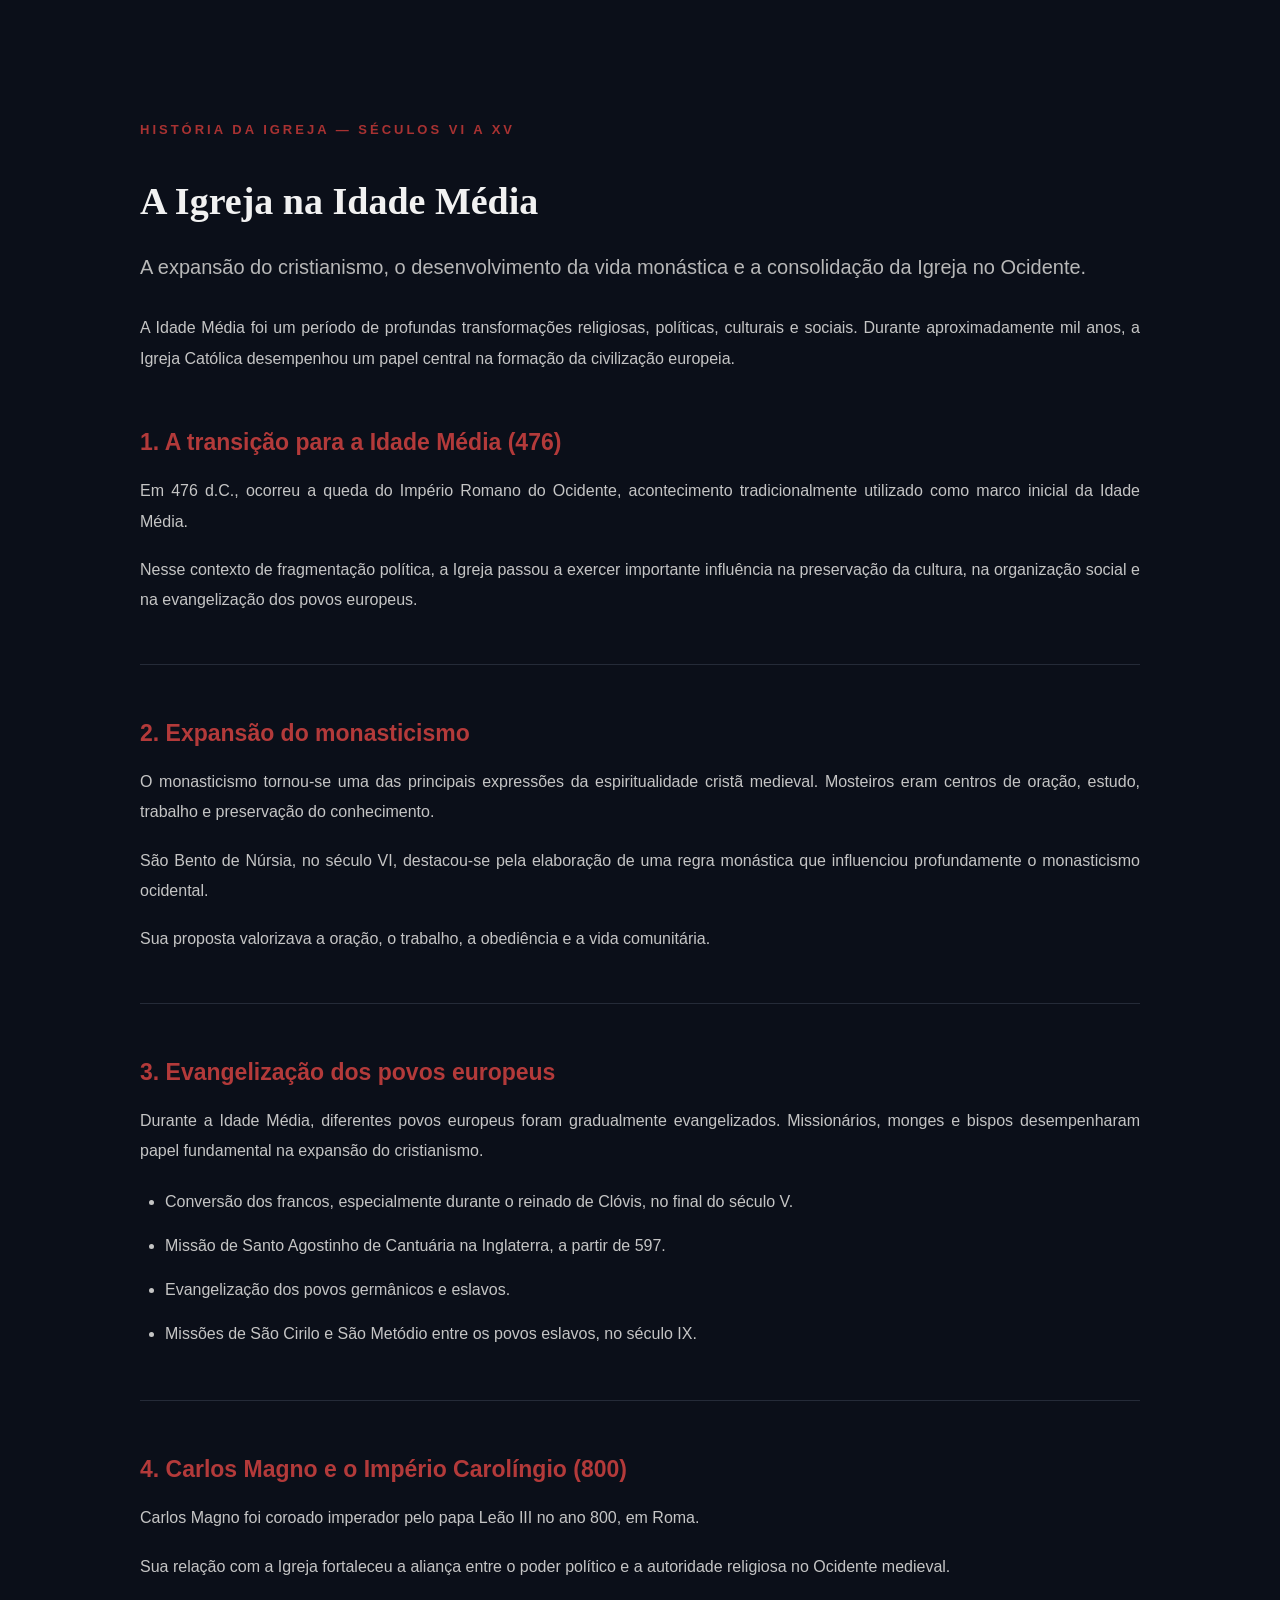
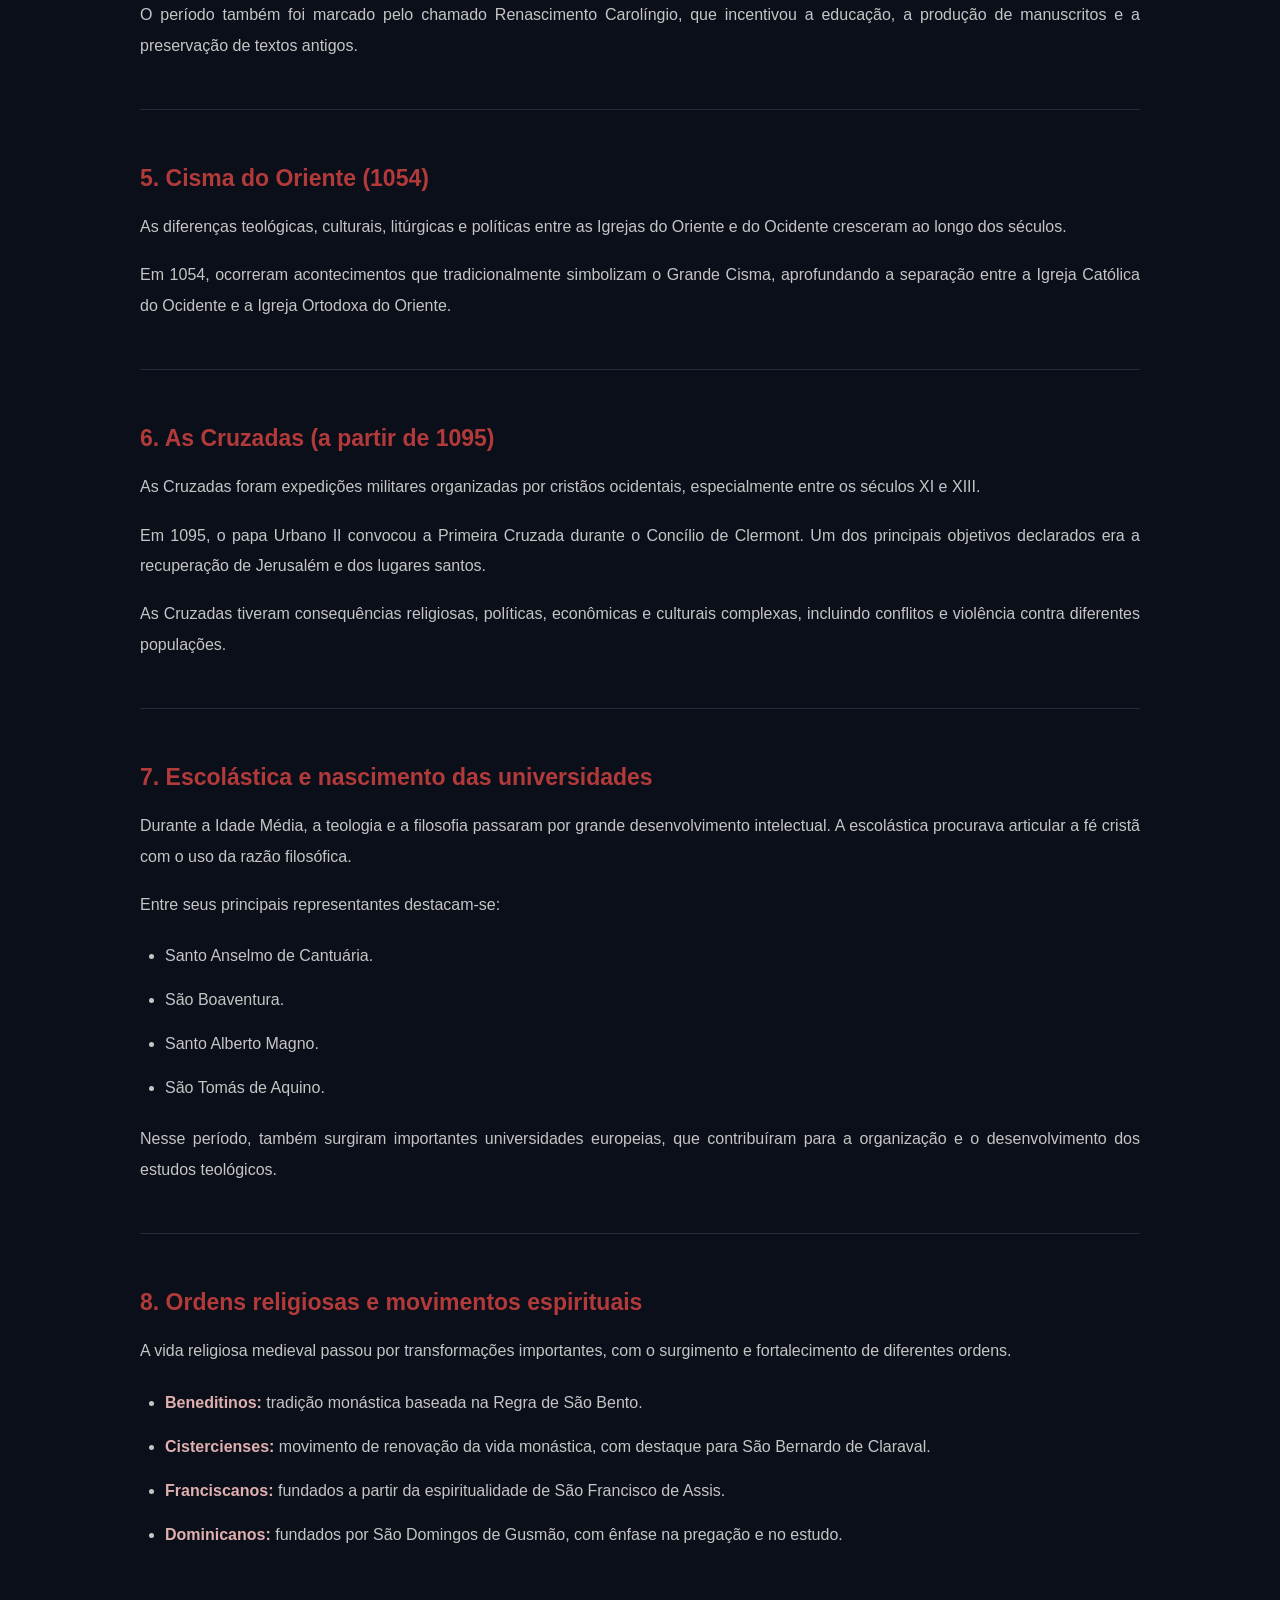
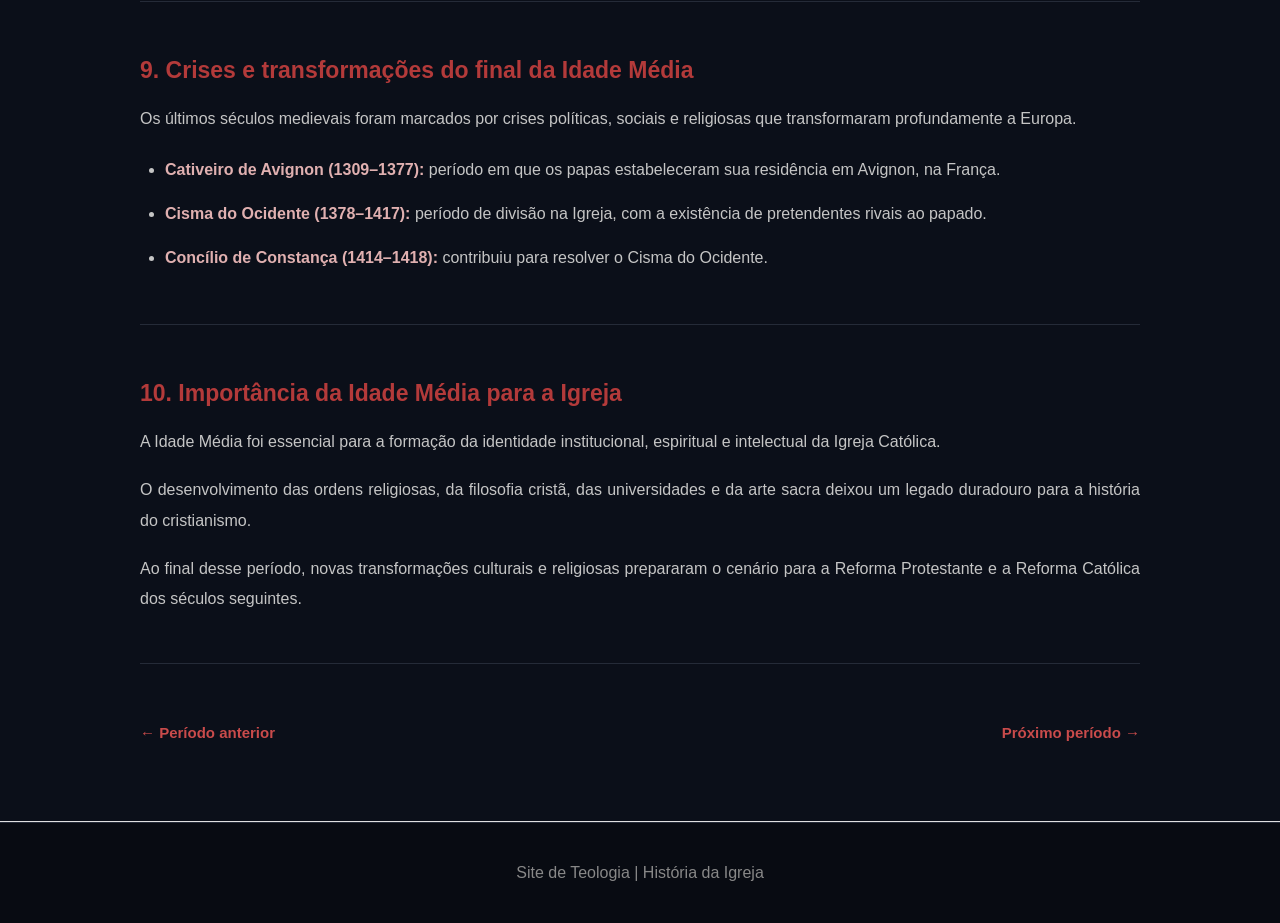
<file: idade-media.html>
<!DOCTYPE html>
<html lang="pt-BR">
<head>
    <meta charset="UTF-8">
    <meta name="viewport" content="width=device-width, initial-scale=1.0">

    <title>Igreja na Idade Média | Teologia</title>

    <link rel="stylesheet" href="style.css">
</head>

<body>

    <main>

        <section class="pagina-historia">

            <div class="historia-container">

                <span class="historia-periodo">
                    HISTÓRIA DA IGREJA — SÉCULOS VI A XV
                </span>

                <h1>
                    A Igreja na Idade Média
                </h1>

                <h2>
                    A expansão do cristianismo, o desenvolvimento
                    da vida monástica e a consolidação da Igreja no Ocidente.
                </h2>

                <p>
                    A Idade Média foi um período de profundas
                    transformações religiosas, políticas, culturais
                    e sociais. Durante aproximadamente mil anos,
                    a Igreja Católica desempenhou um papel central
                    na formação da civilização europeia.
                </p>

                <!-- 1. QUEDA DE ROMA -->
                <article class="historia-topico">

                    <h2>1. A transição para a Idade Média (476)</h2>

                    <p>
                        Em 476 d.C., ocorreu a queda do Império Romano
                        do Ocidente, acontecimento tradicionalmente
                        utilizado como marco inicial da Idade Média.
                    </p>

                    <p>
                        Nesse contexto de fragmentação política,
                        a Igreja passou a exercer importante influência
                        na preservação da cultura, na organização social
                        e na evangelização dos povos europeus.
                    </p>

                </article>

                <!-- 2. MONASTICISMO -->
                <article class="historia-topico">

                    <h2>2. Expansão do monasticismo</h2>

                    <p>
                        O monasticismo tornou-se uma das principais
                        expressões da espiritualidade cristã medieval.
                        Mosteiros eram centros de oração, estudo,
                        trabalho e preservação do conhecimento.
                    </p>

                    <p>
                        São Bento de Núrsia, no século VI, destacou-se
                        pela elaboração de uma regra monástica que
                        influenciou profundamente o monasticismo
                        ocidental.
                    </p>

                    <p>
                        Sua proposta valorizava a oração, o trabalho,
                        a obediência e a vida comunitária.
                    </p>

                </article>

                <!-- 3. EVANGELIZAÇÃO -->
                <article class="historia-topico">

                    <h2>3. Evangelização dos povos europeus</h2>

                    <p>
                        Durante a Idade Média, diferentes povos
                        europeus foram gradualmente evangelizados.
                        Missionários, monges e bispos desempenharam
                        papel fundamental na expansão do cristianismo.
                    </p>

                    <ul>
                        <li>
                            Conversão dos francos, especialmente
                            durante o reinado de Clóvis, no final
                            do século V.
                        </li>

                        <li>
                            Missão de Santo Agostinho de Cantuária
                            na Inglaterra, a partir de 597.
                        </li>

                        <li>
                            Evangelização dos povos germânicos
                            e eslavos.
                        </li>

                        <li>
                            Missões de São Cirilo e São Metódio
                            entre os povos eslavos, no século IX.
                        </li>
                    </ul>

                </article>

                <!-- 4. CARLOS MAGNO -->
                <article class="historia-topico">

                    <h2>4. Carlos Magno e o Império Carolíngio (800)</h2>

                    <p>
                        Carlos Magno foi coroado imperador pelo papa
                        Leão III no ano 800, em Roma.
                    </p>

                    <p>
                        Sua relação com a Igreja fortaleceu a aliança
                        entre o poder político e a autoridade religiosa
                        no Ocidente medieval.
                    </p>

                    <p>
                        O período também foi marcado pelo chamado
                        Renascimento Carolíngio, que incentivou
                        a educação, a produção de manuscritos
                        e a preservação de textos antigos.
                    </p>

                </article>

                <!-- 5. CISMA DO ORIENTE -->
                <article class="historia-topico">

                    <h2>5. Cisma do Oriente (1054)</h2>

                    <p>
                        As diferenças teológicas, culturais,
                        litúrgicas e políticas entre as Igrejas
                        do Oriente e do Ocidente cresceram ao longo
                        dos séculos.
                    </p>

                    <p>
                        Em 1054, ocorreram acontecimentos que
                        tradicionalmente simbolizam o Grande Cisma,
                        aprofundando a separação entre a Igreja
                        Católica do Ocidente e a Igreja Ortodoxa
                        do Oriente.
                    </p>

                </article>

                <!-- 6. CRUZADAS -->
                <article class="historia-topico">

                    <h2>6. As Cruzadas (a partir de 1095)</h2>

                    <p>
                        As Cruzadas foram expedições militares
                        organizadas por cristãos ocidentais,
                        especialmente entre os séculos XI e XIII.
                    </p>

                    <p>
                        Em 1095, o papa Urbano II convocou a Primeira
                        Cruzada durante o Concílio de Clermont.
                        Um dos principais objetivos declarados
                        era a recuperação de Jerusalém e dos
                        lugares santos.
                    </p>

                    <p>
                        As Cruzadas tiveram consequências religiosas,
                        políticas, econômicas e culturais complexas,
                        incluindo conflitos e violência contra
                        diferentes populações.
                    </p>

                </article>

                <!-- 7. UNIVERSIDADES E ESCOLÁSTICA -->
                <article class="historia-topico">

                    <h2>7. Escolástica e nascimento das universidades</h2>

                    <p>
                        Durante a Idade Média, a teologia e a filosofia
                        passaram por grande desenvolvimento intelectual.
                        A escolástica procurava articular a fé cristã
                        com o uso da razão filosófica.
                    </p>

                    <p>
                        Entre seus principais representantes
                        destacam-se:
                    </p>

                    <ul>
                        <li>Santo Anselmo de Cantuária.</li>
                        <li>São Boaventura.</li>
                        <li>Santo Alberto Magno.</li>
                        <li>São Tomás de Aquino.</li>
                    </ul>

                    <p>
                        Nesse período, também surgiram importantes
                        universidades europeias, que contribuíram
                        para a organização e o desenvolvimento
                        dos estudos teológicos.
                    </p>

                </article>

                <!-- 8. ORDENS RELIGIOSAS -->
                <article class="historia-topico">

                    <h2>8. Ordens religiosas e movimentos espirituais</h2>

                    <p>
                        A vida religiosa medieval passou por
                        transformações importantes, com o surgimento
                        e fortalecimento de diferentes ordens.
                    </p>

                    <ul>
                        <li>
                            <strong>Beneditinos:</strong>
                            tradição monástica baseada na Regra
                            de São Bento.
                        </li>

                        <li>
                            <strong>Cistercienses:</strong>
                            movimento de renovação da vida monástica,
                            com destaque para São Bernardo de Claraval.
                        </li>

                        <li>
                            <strong>Franciscanos:</strong>
                            fundados a partir da espiritualidade
                            de São Francisco de Assis.
                        </li>

                        <li>
                            <strong>Dominicanos:</strong>
                            fundados por São Domingos de Gusmão,
                            com ênfase na pregação e no estudo.
                        </li>
                    </ul>

                </article>

                <!-- 9. CRISES DO FINAL DA IDADE MÉDIA -->
                <article class="historia-topico">

                    <h2>9. Crises e transformações do final da Idade Média</h2>

                    <p>
                        Os últimos séculos medievais foram marcados
                        por crises políticas, sociais e religiosas
                        que transformaram profundamente a Europa.
                    </p>

                    <ul>
                        <li>
                            <strong>Cativeiro de Avignon (1309–1377):</strong>
                            período em que os papas estabeleceram
                            sua residência em Avignon, na França.
                        </li>

                        <li>
                            <strong>Cisma do Ocidente (1378–1417):</strong>
                            período de divisão na Igreja, com
                            a existência de pretendentes rivais
                            ao papado.
                        </li>

                        <li>
                            <strong>Concílio de Constança (1414–1418):</strong>
                            contribuiu para resolver o Cisma
                            do Ocidente.
                        </li>
                    </ul>

                </article>

                <!-- 10. IMPORTÂNCIA HISTÓRICA -->
                <article class="historia-topico">

                    <h2>10. Importância da Idade Média para a Igreja</h2>

                    <p>
                        A Idade Média foi essencial para a formação
                        da identidade institucional, espiritual
                        e intelectual da Igreja Católica.
                    </p>

                    <p>
                        O desenvolvimento das ordens religiosas,
                        da filosofia cristã, das universidades
                        e da arte sacra deixou um legado duradouro
                        para a história do cristianismo.
                    </p>

                    <p>
                        Ao final desse período, novas transformações
                        culturais e religiosas prepararam o cenário
                        para a Reforma Protestante e a Reforma Católica
                        dos séculos seguintes.
                    </p>

                </article>

                <!-- NAVEGAÇÃO -->
                <div class="historia-navegacao">

                    <a href="igreja-imperial.html">
                        &larr; Período anterior
                    </a>

                    <a href="reforma.html">
                        Próximo período &rarr;
                    </a>

                </div>

            </div>

        </section>

    </main>

    <!-- RODAPÉ -->
    <footer>
        <p>Site de Teologia | História da Igreja</p>
    </footer>

    <style>
        
/* =========================================
   PÁGINAS DA HISTÓRIA DA IGREJA
   IDADE MÉDIA E IGREJA IMPERIAL
========================================= */

.pagina-historia {
    min-height: 100vh;
    padding: 120px 8% 80px;
    background: #0b0f19;
    color: #e5e5e5;
}

.historia-container {
    max-width: 1000px;
    margin: auto;
}

/* IDENTIFICAÇÃO DO PERÍODO */

.historia-periodo {
    display: inline-block;
    color: #a83232;
    font-size: 13px;
    letter-spacing: 3px;
    font-weight: bold;
    margin-bottom: 15px;
}

/* TÍTULO PRINCIPAL */

.historia-container > h1 {
    font-family: 'Cinzel Decorative', serif;
    font-size: 38px;
    color: #f1f1f1;
    margin: 25px 0;
    line-height: 1.3;
}

/* SUBTÍTULO */

.historia-container > h2 {
    color: #b8b8b8;
    font-size: 20px;
    font-weight: normal;
    line-height: 1.6;
    margin-bottom: 30px;
}

/* TEXTO INTRODUTÓRIO */

.historia-container > p {
    line-height: 1.9;
    color: #c5c5c5;
    font-size: 16px;
    margin-bottom: 20px;
    text-align: justify;
}

/* TÓPICOS HISTÓRICOS */

.historia-topico {
    margin-top: 55px;
    padding-bottom: 30px;
    border-bottom: 1px solid #252b38;
    transition: 0.3s;
}

.historia-topico h2 {
    color: #b33a3a;
    font-size: 23px;
    margin-bottom: 20px;
    font-family: 'Montserrat', sans-serif;
}

.historia-topico p {
    line-height: 1.9;
    color: #c5c5c5;
    font-size: 16px;
    margin-bottom: 18px;
    text-align: justify;
}

/* LISTAS */

.historia-topico ul {
    padding-left: 25px;
    line-height: 2;
    color: #c5c5c5;
    margin: 20px 0;
}

.historia-topico li {
    margin-bottom: 12px;
}

.historia-topico li strong {
    color: #e0b0b0;
}

/* DESTAQUES */

.historia-topico strong {
    color: #d9a0a0;
}

/* NAVEGAÇÃO ENTRE PÁGINAS */

.historia-navegacao {
    display: flex;
    justify-content: space-between;
    align-items: center;
    gap: 20px;
    margin-top: 60px;
}

.historia-navegacao a {
    color: #c94b4b;
    text-decoration: none;
    font-size: 15px;
    font-weight: bold;
    transition: 0.3s;
}

.historia-navegacao a:hover {
    color: #ffffff;
    transform: translateX(3px);
}

/* RODAPÉ */

footer {
    background: #080b12;
    color: #888;
    text-align: center;
    padding: 25px;
    border-top: 1px solid #252b38;
}

/* RESPONSIVIDADE */

@media (max-width: 768px) {

    .pagina-historia {
        padding: 100px 6% 50px;
    }

    .historia-container > h1 {
        font-size: 28px;
    }

    .historia-container > h2 {
        font-size: 17px;
    }

    .historia-topico h2 {
        font-size: 20px;
    }

    .historia-container p {
        font-size: 15px;
    }

    .historia-navegacao {
        flex-direction: column;
        align-items: flex-start;
        gap: 25px;
    }

}

    </style>

</body>
</html>
</file>
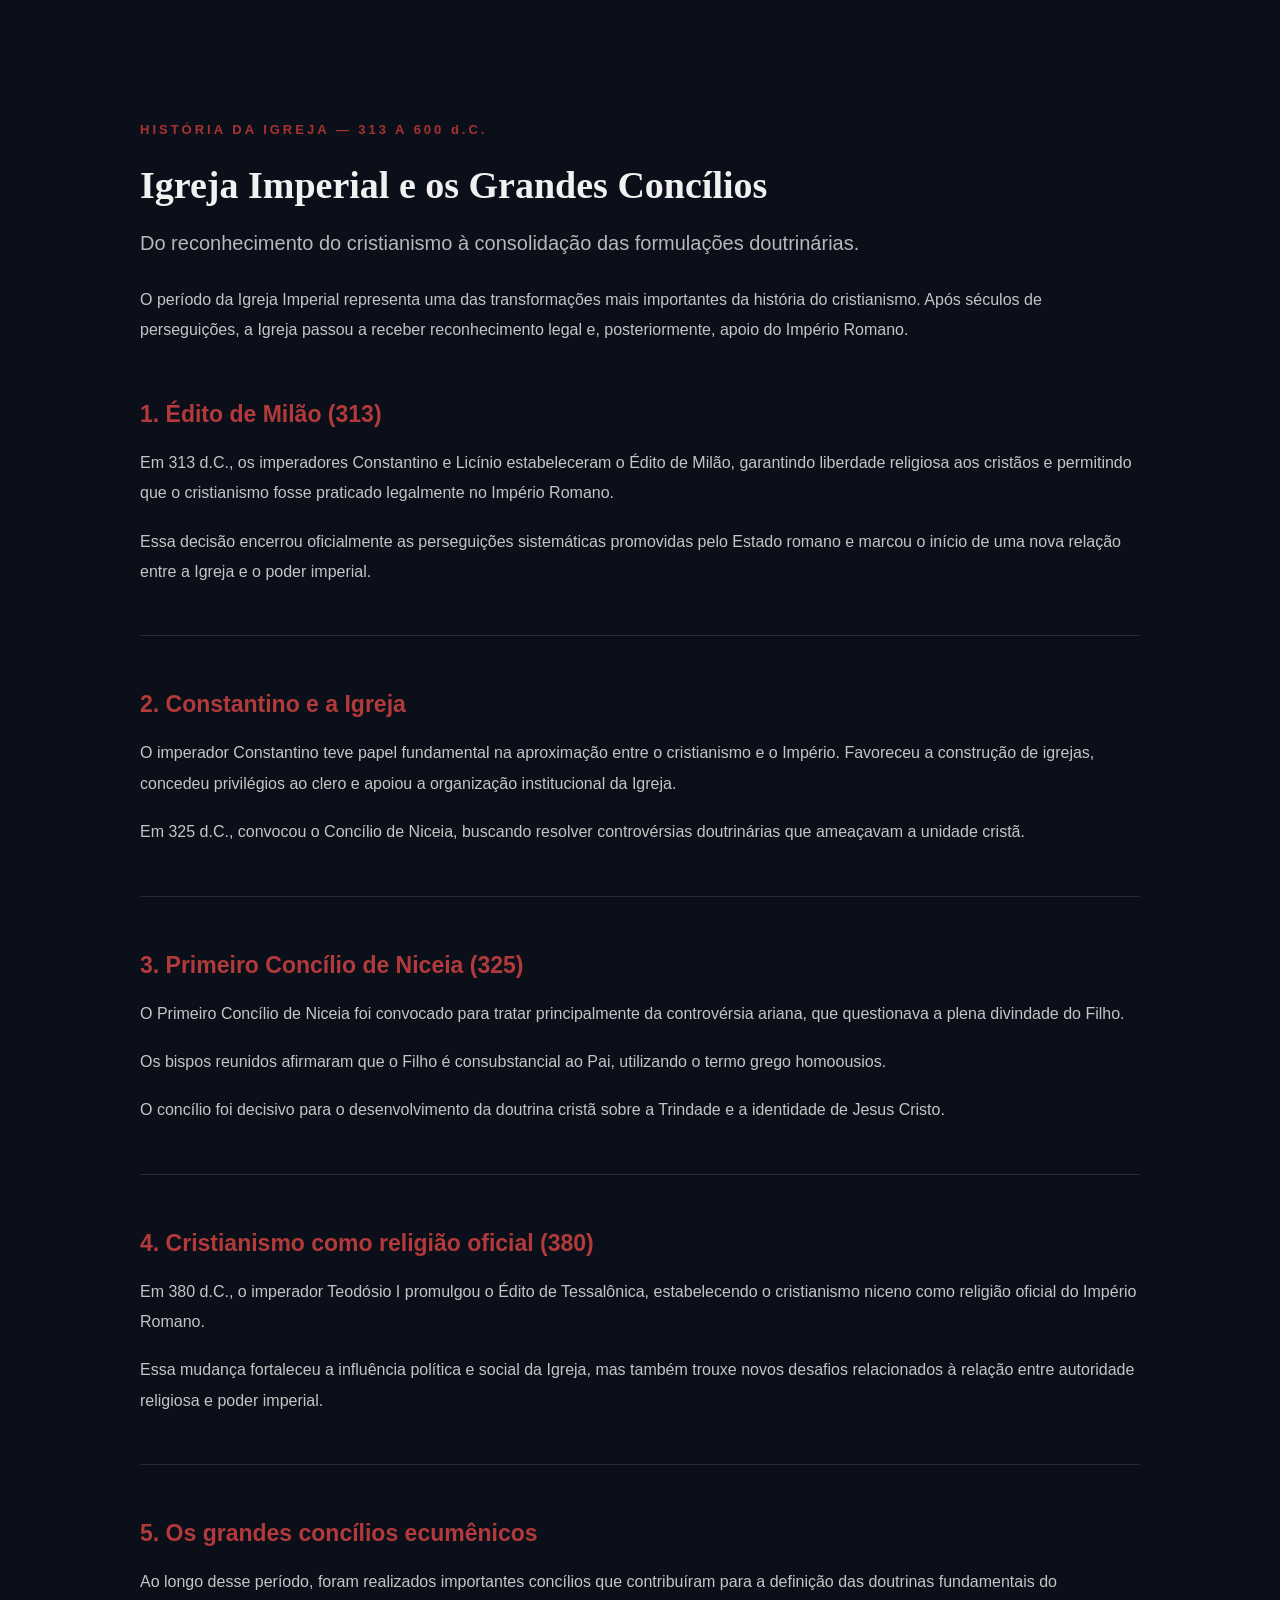
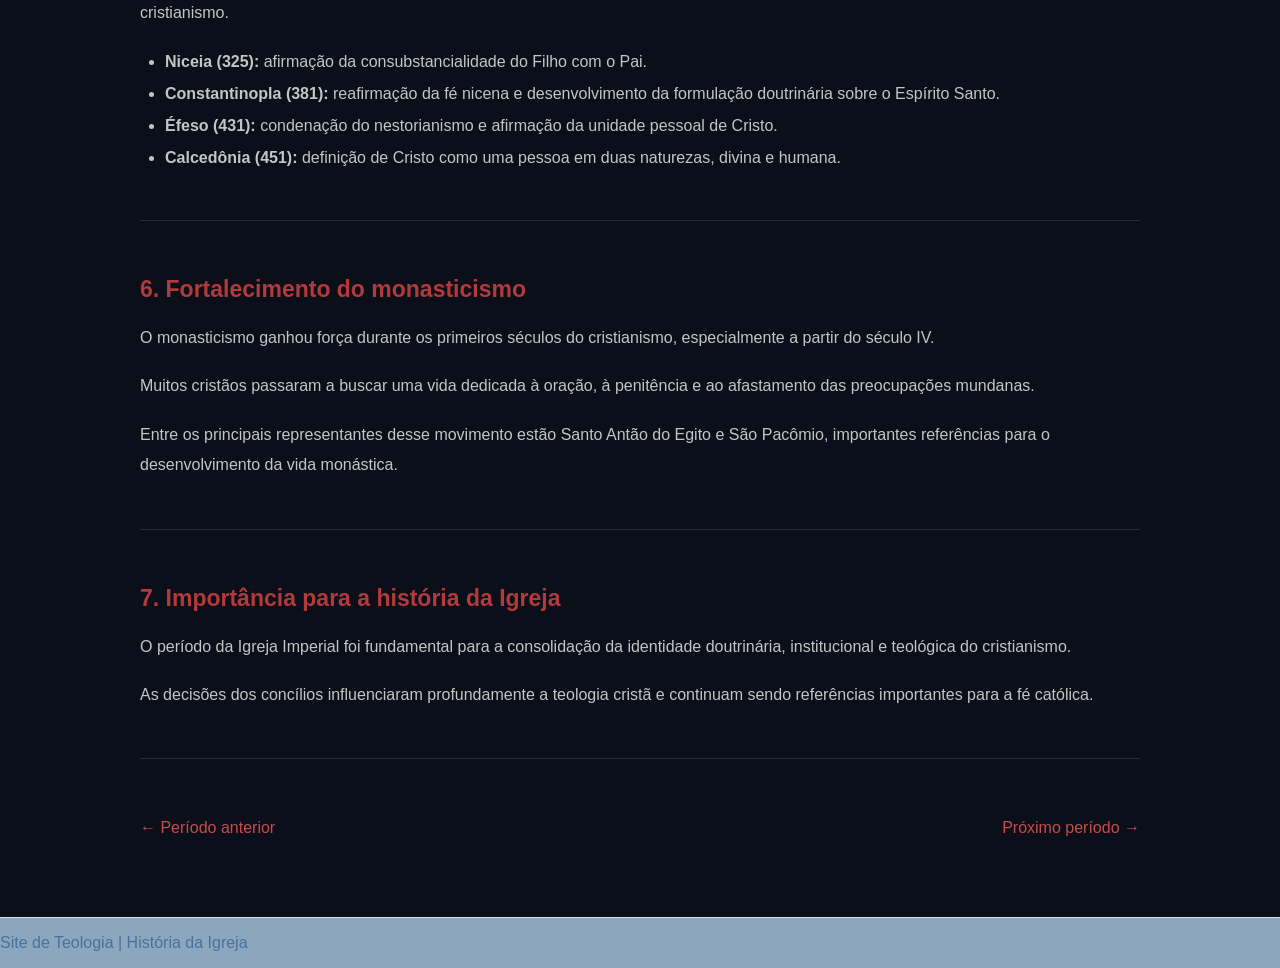
<file: igreja-imperial.html>
<!DOCTYPE html>
<html lang="pt-BR">
<head>
    <meta charset="UTF-8">
    <meta name="viewport" content="width=device-width, initial-scale=1.0">

    <title>Igreja Imperial e os Grandes Concílios | Teologia</title>

    <link rel="stylesheet" href="style.css">
</head>

<body>

    <!-- CONTEÚDO PRINCIPAL -->
    <main>

        <section class="pagina-historia">

            <div class="historia-container">

                <span class="historia-periodo">
                    HISTÓRIA DA IGREJA — 313 A 600 d.C.
                </span>

                <h1>
                    Igreja Imperial e os Grandes Concílios
                </h1>

                <h2>
                    Do reconhecimento do cristianismo à consolidação
                    das formulações doutrinárias.
                </h2>

                <p>
                    O período da Igreja Imperial representa uma das
                    transformações mais importantes da história do
                    cristianismo. Após séculos de perseguições, a Igreja
                    passou a receber reconhecimento legal e,
                    posteriormente, apoio do Império Romano.
                </p>

                <!-- 1. ÉDITO DE MILÃO -->
                <article class="historia-topico">

                    <h2>1. Édito de Milão (313)</h2>

                    <p>
                        Em 313 d.C., os imperadores Constantino e Licínio
                        estabeleceram o Édito de Milão, garantindo
                        liberdade religiosa aos cristãos e permitindo
                        que o cristianismo fosse praticado legalmente
                        no Império Romano.
                    </p>

                    <p>
                        Essa decisão encerrou oficialmente as
                        perseguições sistemáticas promovidas pelo
                        Estado romano e marcou o início de uma nova
                        relação entre a Igreja e o poder imperial.
                    </p>

                </article>

                <!-- 2. CONSTANTINO -->
                <article class="historia-topico">

                    <h2>2. Constantino e a Igreja</h2>

                    <p>
                        O imperador Constantino teve papel fundamental
                        na aproximação entre o cristianismo e o Império.
                        Favoreceu a construção de igrejas, concedeu
                        privilégios ao clero e apoiou a organização
                        institucional da Igreja.
                    </p>

                    <p>
                        Em 325 d.C., convocou o Concílio de Niceia,
                        buscando resolver controvérsias doutrinárias
                        que ameaçavam a unidade cristã.
                    </p>

                </article>

                <!-- 3. CONCÍLIO DE NICEIA -->
                <article class="historia-topico">

                    <h2>3. Primeiro Concílio de Niceia (325)</h2>

                    <p>
                        O Primeiro Concílio de Niceia foi convocado
                        para tratar principalmente da controvérsia
                        ariana, que questionava a plena divindade
                        do Filho.
                    </p>

                    <p>
                        Os bispos reunidos afirmaram que o Filho é
                        consubstancial ao Pai, utilizando o termo
                        grego homoousios.
                    </p>

                    <p>
                        O concílio foi decisivo para o desenvolvimento
                        da doutrina cristã sobre a Trindade e a identidade
                        de Jesus Cristo.
                    </p>

                </article>

                <!-- 4. CRISTIANISMO COMO RELIGIÃO OFICIAL -->
                <article class="historia-topico">

                    <h2>4. Cristianismo como religião oficial (380)</h2>

                    <p>
                        Em 380 d.C., o imperador Teodósio I promulgou
                        o Édito de Tessalônica, estabelecendo o
                        cristianismo niceno como religião oficial
                        do Império Romano.
                    </p>

                    <p>
                        Essa mudança fortaleceu a influência política
                        e social da Igreja, mas também trouxe novos
                        desafios relacionados à relação entre
                        autoridade religiosa e poder imperial.
                    </p>

                </article>

                <!-- 5. GRANDES CONCÍLIOS -->
                <article class="historia-topico">

                    <h2>5. Os grandes concílios ecumênicos</h2>

                    <p>
                        Ao longo desse período, foram realizados
                        importantes concílios que contribuíram para
                        a definição das doutrinas fundamentais
                        do cristianismo.
                    </p>

                    <ul>
                        <li>
                            <strong>Niceia (325):</strong>
                            afirmação da consubstancialidade do Filho
                            com o Pai.
                        </li>

                        <li>
                            <strong>Constantinopla (381):</strong>
                            reafirmação da fé nicena e desenvolvimento
                            da formulação doutrinária sobre o Espírito Santo.
                        </li>

                        <li>
                            <strong>Éfeso (431):</strong>
                            condenação do nestorianismo e afirmação
                            da unidade pessoal de Cristo.
                        </li>

                        <li>
                            <strong>Calcedônia (451):</strong>
                            definição de Cristo como uma pessoa
                            em duas naturezas, divina e humana.
                        </li>
                    </ul>

                </article>

                <!-- 6. MONASTICISMO -->
                <article class="historia-topico">

                    <h2>6. Fortalecimento do monasticismo</h2>

                    <p>
                        O monasticismo ganhou força durante os primeiros
                        séculos do cristianismo, especialmente a partir
                        do século IV.
                    </p>

                    <p>
                        Muitos cristãos passaram a buscar uma vida
                        dedicada à oração, à penitência e ao afastamento
                        das preocupações mundanas.
                    </p>

                    <p>
                        Entre os principais representantes desse
                        movimento estão Santo Antão do Egito e São
                        Pacômio, importantes referências para o
                        desenvolvimento da vida monástica.
                    </p>

                </article>

                <!-- 7. IMPORTÂNCIA HISTÓRICA -->
                <article class="historia-topico">

                    <h2>7. Importância para a história da Igreja</h2>

                    <p>
                        O período da Igreja Imperial foi fundamental
                        para a consolidação da identidade doutrinária,
                        institucional e teológica do cristianismo.
                    </p>

                    <p>
                        As decisões dos concílios influenciaram
                        profundamente a teologia cristã e continuam
                        sendo referências importantes para a fé
                        católica.
                    </p>

                </article>

                <!-- NAVEGAÇÃO -->
                <div class="historia-navegacao">

                    <a href="igreja-primitiva.html">
                        &larr; Período anterior
                    </a>

                    <a href="idade-media.html">
                        Próximo período &rarr;
                    </a>

                </div>

            </div>

        </section>

    </main>

    <!-- RODAPÉ -->
    <footer>
        <p>Site de Teologia | História da Igreja</p>
    </footer>

    <style>
        
/* PÁGINAS DA HISTÓRIA DA IGREJA */

.pagina-historia {
    min-height: 100vh;
    padding: 120px 8% 80px;
    background: #0b0f19;
    color: #e5e5e5;
}

.historia-container {
    max-width: 1000px;
    margin: auto;
}

.historia-periodo {
    color: #a83232;
    font-size: 13px;
    letter-spacing: 3px;
    font-weight: bold;
}

.historia-container > h1 {
    font-family: 'Cinzel Decorative', serif;
    font-size: 38px;
    color: #f1f1f1;
    margin: 25px 0;
}

.historia-container > h2 {
    color: #b8b8b8;
    font-size: 20px;
    font-weight: normal;
    margin-bottom: 30px;
}

.historia-container p {
    line-height: 1.9;
    color: #c5c5c5;
    margin-bottom: 18px;
}

.historia-topico {
    margin-top: 55px;
    padding-bottom: 30px;
    border-bottom: 1px solid #252b38;
}

.historia-topico h2 {
    color: #b33a3a;
    font-size: 23px;
    margin-bottom: 20px;
}

.historia-topico ul {
    padding-left: 25px;
    line-height: 2;
    color: #c5c5c5;
}

.historia-navegacao {
    display: flex;
    justify-content: space-between;
    gap: 20px;
    margin-top: 60px;
}

.historia-navegacao a {
    color: #c94b4b;
    text-decoration: none;
    transition: 0.3s;
}

.historia-navegacao a:hover {
    color: #ffffff;
}

@media (max-width: 768px) {
    .pagina-historia {
        padding: 100px 6% 50px;
    }

    .historia-container > h1 {
        font-size: 28px;
    }

    .historia-navegacao {
        flex-direction: column;
    }
}

    </style>

</body>
</html>
</file>
<file: style.css>
/* Ativa a rolagem suave ao clicar nos links do menu */
html {
  scroll-behavior: smooth;
}

/* CORPO DA PÁGINA (FUNDO GERAL) */
body {
  font-family: 'Inter', 'Segoe UI', sans-serif;
  margin: 0;
  padding: 0;
  
  /* Defina aqui a cor desejada (exemplo: um azul bem escuro) */
  background-color: #6687aabd !important; 
  
  color: #315e8ebd; /* Deixa o texto geral claro para aparecer no fundo escuro */
  scroll-behavior: smooth;
}

/* MENU ÂNCORA FIXO E FLUTUANTE SOBRE O VÍDEO */
.menu-ancora {
  position: fixed;
  top: 0;
  left: 0;
  width: 100%;
  background-color: rgba(15, 32, 67, 0.65); /* Azul transparente */
  backdrop-filter: blur(10px);
  z-index: 1000;
  padding: 16px 0;
}

.menu-ancora ul {
  list-style: none;
  margin: 0;
  padding: 0;
  display: flex;
  justify-content: center;
  gap: 32px;
}

.menu-ancora a {
  font-family: 'Inter', 'Segoe UI', sans-serif;
  font-weight: 300;
  font-size: 0.95rem;
  color: #ffffff;
  text-decoration: none;
  letter-spacing: 1.5px;
  text-transform: uppercase;
  transition: color 0.3s ease;
}

.menu-ancora a:hover {
  color: #82a1d6;
}

/* BANNER COM ESPAÇAMENTO PARA NÃO FICAR ESCONDIDO ATRÁS DO MENU */
/* BANNER QUE MOSTRA O VÍDEO COMPLETO SEM CORTES */
/* BANNER ASSUMINDO A PROPORÇÃO ORIGINAL DO VÍDEO */
.banner-versiculo {
  position: relative;
  width: 100%;
  height: auto;
  aspect-ratio: 16 / 9;
  max-height: 85vh;
  overflow: hidden;
  display: flex;
  align-items: center;
  justify-content: center;
  background-color: #000000;
  margin-top: 0; /* Garante que não haja espaço sobrando acima */
}

/* VÍDEO NO TAMANHO E PROPORÇÃO ORIGINAL */
.video-bg {
  position: absolute;
  top: 0;
  left: 0;
  width: 100%;
  height: 100%;
  z-index: 1;
  /* Mudamos para 'cover' ou 'contain' dependendo de como quer que ele encaixe na proporção nativa */
  object-fit: cover; 
}

/* CAMADA SOBREPOSTA COM O TEXTO */
.banner-overlay {
  position: absolute;
  top: 0;
  left: 0;
  width: 100%;
  height: 100%;
  background: rgba(0, 0, 0, 0.4); /* Escurece levemente para destacar o versículo */
  z-index: 2;
  display: flex;
  align-items: center;
  justify-content: center;
  padding: 20px;
  box-sizing: border-box;
}
/* ESPAÇAMENTO DAS SEÇÕES SEGUINTES */
section {
  position: relative;
  z-index: 10;
  padding: 100px 20px; /* Garante que as seções comecem logo após o vídeo inteiro */
  min-height: 400px;
  background-color: #ffffff;
  border-bottom: 1px solid #e0e0e0;
}
  /* IMPORTANTE: Se o texto do banner estiver ficando escondido atrás do menu, 
     descomente a linha abaixo para dar uma folga no topo: */
  /* padding-top: 70px; */


/* BANNER PRINCIPAL */
.banner-versiculo {
  /* Caso queira usar uma imagem de fundo, descomente a linha abaixo e insira a URL da imagem */
  /* background-image: linear-gradient(rgba(0, 0, 0, 0.6), rgba(0, 0, 0, 0.6)), url('sua-imagem.jpg'); */
  
  background-color: #1a252f; /* Fundo escuro e elegante */
  background-size: cover;
  background-position: center;
  color: #ffffff;
  text-align: center;
  padding: 100px 20px;
  border-bottom: 3px solid #f1c40f; /* Detalhe em dourado */
}

.banner-conteudo h1 {
  font-family: 'Georgia', serif; /* Fonte clássica e elegante */
  font-size: 2.5rem;
  font-style: italic;
  max-width: 800px;
  margin: 0 auto 15px auto;
  line-height: 1.4;
}

.banner-conteudo .referencia {
  font-size: 1.2rem;
  font-weight: bold;
  color: #f1c40f; /* Cor dourada para destacar a referência */
  letter-spacing: 1px;
}

/* Responsividade para telas menores (celulares) */
@media (max-width: 768px) {
  .banner-versiculo {
    padding: 60px 15px;
  }
  .banner-conteudo h1 {
    font-size: 1.8rem;
  }
}

/* CONTAINER DO BANNER */
.banner-versiculo {
  position: relative;
  width: 100%;
  height: 450px; /* Altura do banner (ajuste conforme preferir) */
  overflow: hidden;
  display: flex;
  align-items: center;
  justify-content: center;
  border-bottom: 3px solid #f1c40f; /* Detalhe dourado */
}

/* VÍDEO DE FUNDO */
.video-bg {
  position: absolute;
  top: 50%;
  left: 50%;
  min-width: 100%;
  min-height: 100%;
  width: auto;
  height: auto;
  z-index: 1;
  transform: translate(-50%, -50%);
  object-fit: cover; /* Garante que o vídeo preencha todo o espaço sem esticar */
}

/* CAMADA ESCURA SOBRE O VÍDEO (para dar contraste ao texto) */
.banner-overlay {
  position: absolute;
  top: 0;
  left: 0;
  width: 100%;
  height: 100%;
  background: rgba(0, 0, 0, 0.55); /* Escurece o vídeo em 55% */
  z-index: 2;
  display: flex;
  align-items: center;
  justify-content: center;
  padding: 20px;
  box-sizing: border-box;
}

/* TEXTO DO BANNER */
.banner-conteudo {
  text-align: center;
  color: #ffffff;
}

.banner-conteudo h1 {
  font-family: 'Georgia', serif;
  font-size: 2.5rem;
  font-style: italic;
  max-width: 800px;
  margin: 0 auto 15px auto;
  line-height: 1.4;
  text-shadow: 2px 2px 4px rgba(0,0,0,0.7); /* Sombra para melhorar a leitura */
}

.banner-conteudo .referencia {
  font-size: 1.2rem;
  font-weight: bold;
  color: #f1c40f;
  letter-spacing: 1px;
}

/* RESPONSIVIDADE PARA CELULARES */
@media (max-width: 768px) {
  .banner-versiculo {
    height: 350px;
  }
  .banner-conteudo h1 {
    font-size: 1.6rem;
  }
}

.banner-versiculo {
  position: relative;
  width: 100%;
  height: 450px;
  overflow: hidden;
  background-color: #000; /* Ajuda a ver a área do banner */
}

/* CONTAINER DO BANNER */
.banner-versiculo {
  position: relative;
  width: 100%;
  height: 500px; /* Aumentamos um pouco a altura para dar mais espaço ao vídeo */
  background-color: #0b0f19; /* Fundo escuro nas laterais se sobrar espaço */
  overflow: hidden;
  display: flex;
  align-items: center;
  justify-content: center;
  border-bottom: 3px solid #f1c40f;
}

/* VÍDEO DE FUNDO MOSTRANDO ELE INTEIRO */
.video-bg {
  position: absolute;
  top: 50%;
  left: 50%;
  width: 100%;
  height: 100%;
  z-index: 1;
  transform: translate(-50%, -50%);
  
  /* MUDANÇA PRINCIPAL AQUI: */
  object-fit: contain; /* Garante que o vídeo apareça inteiro, sem cortes */
}

/* CAMADA ESCURA E TEXTO */
.banner-overlay {
  position: absolute;
  top: 0;
  left: 0;
  width: 100%;
  height: 100%;
  background: rgba(0, 0, 0, 0.4); /* Deixamos um pouco mais leve para ver melhor a Terra */
  z-index: 2;
  display: flex;
  align-items: center;
  justify-content: center;
  padding: 20px;
  box-sizing: border-box;
}

/* CONTAINER DO BANNER */
.banner-versiculo {
  position: relative;
  width: 100%;
  height: 80vh; /* Ocupa 80% da altura da tela do computador/celular, adaptando-se perfeitamente */
  min-height: 450px;
  overflow: hidden;
  display: flex;
  align-items: center;
  justify-content: center;
  border-bottom: 3px solid #173b61;
}

/* VÍDEO DE FUNDO ESTICADO DE PONTA A PONTA */
.video-bg {
  position: absolute;
  top: 50%;
  left: 50%;
  min-width: 100%;
  min-height: 100%;
  width: 100%;
  height: 100%;
  z-index: 1;
  transform: translate(-50%, -50%);
  object-fit: cover; /* Cobre toda a área de ponta a ponta, sem faixas pretas */
}

/* CAMADA ESCURA E TEXTO */
.banner-overlay {
  position: absolute;
  top: 0;
  left: 0;
  width: 100%;
  height: 100%;
  background: rgba(0, 0, 0, 0.45); /* Escurece levemente para destacar o texto */
  z-index: 2;
  display: flex;
  align-items: center;
  justify-content: center;
  padding: 20px;
  box-sizing: border-box;
}

.banner-conteudo {
  text-align: center;
  color: #ffffff;
  z-index: 3;
}

.banner-conteudo h1 {
  font-family: 'Georgia', serif;
  font-size: 2.8rem;
  font-style: italic;
  max-width: 900px;
  margin: 0 auto 15px auto;
  line-height: 1.4;
  text-shadow: 2px 2px 8px rgba(0,0,0,0.8);
}

.banner-conteudo .referencia {
  font-size: 1.3rem;
  font-weight: bold;
  color: #13285c;
  letter-spacing: 1px;
  text-shadow: 2px 2px 4px rgba(0,0,0,0.8);
}

/* RESPONSIVIDADE PARA CELULARES */
@media (max-width: 768px) {
  .banner-versiculo {
    height: 60vh;
  }
  .banner-conteudo h1 {
    font-size: 1.8rem;
  }
}

.banner-overlay {
  position: absolute;
  top: 0;
  left: 0;
  width: 100%;
  height: 100%;
  background: rgba(0, 0, 0, 0.5); /* Sombra escura transparente */
  z-index: 2; /* Fica por cima do vídeo */
  display: flex;
  align-items: center;
  justify-content: center;
}
/*FONTE*/
/* IMPORTAÇÃO DA FONTE MODERNA SEM SERIFE (MONTSERRAT) */
@import url('https://fonts.googleapis.com/css2?family=Montserrat:wght@300;400&display=swap');

/* TEXTO DO BANNER (VERSÍCULO) */
.banner-conteudo h1 {
  font-family: 'Montserrat', 'Segoe UI', sans-serif;
  font-weight: 300; /* Deixa o versículo fino */
  font-size: 2.8rem;
  font-style: normal;
  max-width: 900px;
  margin: 0 auto 15px auto;
  line-height: 1.4;
  text-shadow: 2px 2px 8px rgba(0,0,0,0.8);
  color: #ffffff;
}

/* REFERÊNCIA / CAPÍTULO (GÊNESIS 1:1) */
/* TEXTO DO BANNER (VERSÍCULO MAIOR E FINO) */
.banner-conteudo h1 {
  font-family: 'Montserrat', 'Segoe UI', sans-serif;
  font-weight: 300; /* Mantém a espessura fina */
  font-size: 3.8rem; /* Aumentei o tamanho aqui (experimente 3.5rem a 4rem) */
  font-style: normal;
  max-width: 1000px; /* Aumentamos um pouco a largura máxima para acompanhar */
  margin: 0 auto 15px auto;
  line-height: 1.3;
  text-shadow: 2px 2px 10px rgba(0,0,0,0.8);
  color: #ffffff;
}

/* IMPORTAÇÃO DE UMA FONTE BASTÃO ELEGANTE E MODERNA (OUTFIT) */
@import url('https://fonts.googleapis.com/css2?family=Outfit:wght@200;300;400&display=swap');

/* TEXTO DO BANNER (VERSÍCULO EM LETRA BASTÃO FINA E ELEGANTE) */
.banner-conteudo h1 {
  font-family: 'Outfit', 'Segoe UI', sans-serif; /* Fonte bastão moderna e limpa */
  font-weight: 300; /* Mantém bem fino */
  font-size: 3.8rem;
  font-style: normal;
  max-width: 1000px;
  margin: 0 auto 15px auto;
  line-height: 1.3;
  letter-spacing: 1px; /* Um leve espaçamento para dar elegância */
  text-shadow: 2px 2px 10px rgba(0,0,0,0.8);
  color: #ffffff;
}

/* TEXTO DO BANNER (VERSÍCULO) */
.banner-conteudo h1 {
  font-family: 'Outfit', 'Segoe UI', sans-serif;
  font-weight: 300; /* Fino */
  font-size: 3.8rem;
  font-style: normal;
  max-width: 1000px;
  margin: 0 auto 15px auto;
  line-height: 1.3;
  letter-spacing: 1px;
  text-shadow: 2px 2px 10px rgba(0,0,0,0.8);
  color: #ffffff;
}

/* TEXTO DO BANNER (VERSÍCULO COM CINZEL DECORATIVE) */
.banner-conteudo h1 {
  font-family: 'Cinzel Decorative', serif; /* Fonte clássica e imponente */
  font-weight: 400; /* Peso equilibrado para manter a legibilidade */
  font-size: 3.2rem; /* Como fontes decorativas costumam ser grandes, ajustamos para um tamanho ideal */
  font-style: normal;
  max-width: 1000px;
  margin: 0 auto 15px auto;
  line-height: 1.4;
  letter-spacing: 1px;
  text-shadow: 2px 2px 10px rgba(0,0,0,0.8);
  color: #ffffff;
}

/* TEXTO DO BANNER (VERSÍCULO COM MARCELLUS) */
.banner-conteudo h1 {
  font-family: 'Marcellus', serif; /* Fonte clássica, limpa e com traços finos */
  font-weight: 400; /* Na Marcellus, o peso padrão já é leve e refinado */
  font-size: 3.2rem;
  font-style: normal;
  max-width: 1000px;
  margin: 0 auto 15px auto;
  line-height: 1.4;
  letter-spacing: 2px; /* Espaçamento leve para dar um ar de alta sofisticação */
  text-shadow: 2px 2px 10px rgba(0,0,0,0.8);
  color: #ffffff;
}

/* IMPORTAÇÃO DA FONTE INTER (MODERNIDADE E EQUILÍBRIO SEM SERIFE) */
@import url('https://fonts.googleapis.com/css2?family=Inter:wght@400;500&display=swap');

/* TEXTO DO BANNER (VERSÍCULO) */
.banner-conteudo h1 {
  font-family: 'Inter', 'Segoe UI', sans-serif;
  font-weight: 400; /* Peso Regular: encorpado o suficiente para ler bem, mas sem ser grosso */
  font-size: 3.2rem;
  font-style: normal;
  max-width: 1000px;
  margin: 0 auto 15px auto;
  line-height: 1.4;
  letter-spacing: 0.5px;
  text-shadow: 2px 2px 10px rgba(0,0,0,0.8);
  color: #ffffff;
}

/* REFERÊNCIA / CAPÍTULO */
.banner-conteudo .referencia {
  font-family: 'Inter', 'Segoe UI', sans-serif;
  font-weight: 500; /* Um pouquinho mais marcado (Medium) para destacar a referência com elegância */
  font-size: 1.8rem;
  color: #6aaff9; /* Dourado */
  letter-spacing: 2px; 
  text-shadow: 2px 2px 6px rgba(0,0,0,0.8);
  display: block;
  margin-top: 15px;
}

/* RESPONSIVIDADE PARA CELULARES */
@media (max-width: 768px) {
  .banner-conteudo h1 {
    font-size: 2rem;
  }
  .banner-conteudo .referencia {
    font-size: 1.3rem;
  }
}

/* ESTILOS DA SEÇÃO DE HISTÓRIA */
.secao-historia {
  background-color: #fcfcfd;
  padding: 120px 20px;
  color: #1a252f;
  border-bottom: 1px solid #e0e0e0;
}

.historia-container {
  max-width: 800px;
  margin: 0 auto;
}

.secao-historia h2 {
  font-family: 'Marcellus', 'Georgia', serif;
  font-size: 2.5rem;
  text-align: center;
  color: #0b0f19;
  margin-top: 0;
  margin-bottom: 10px;
}

.subtitulo-historia {
  text-align: center;
  font-family: 'Inter', sans-serif;
  font-weight: 300;
  color: #555;
  margin-bottom: 60px;
  font-size: 1.1rem;
}

/* O DESENHO DA LINHA DO TEMPO VERTICAL */
.linha-do-tempo {
  position: relative;
  margin-left: 20px;
  padding-left: 30px;
}

/* A linha vertical central desenhada */
.linha-do-tempo::before {
  content: '';
  position: absolute;
  top: 0;
  left: 6px; /* Posiciona a linha exatamente alinhada aos pontos */
  height: 100%;
  width: 3px;
  background-color: #615f59; /* Cor dourada combinando com o site */
  border-radius: 2px;
}

/* CADA ITEM DA LINHA DO TEMPO */
.timeline-item {
  position: relative;
  margin-bottom: 45px;
}

.timeline-item:last-child {
  margin-bottom: 0;
}

/* O ponto desenhado na linha */
.timeline-ponto {
  position: absolute;
  left: -33px; /* Posiciona o ponto em cima da linha vertical */
  top: 5px;
  width: 15px;
  height: 15px;
  border-radius: 50%;
  background-color: #0b0f19; /* Fundo escuro */
  border: 3px solid #990000; /* Borda dourada */
  box-shadow: 0 0 0 4px rgba(241, 196, 15, 0.2); /* Brilho sutil */
}

/* O CARTÃO DE CONTEÚDO DE CADA ÉPOCA */
.timeline-conteudo {
  background-color: #07598f;
  padding: 25px 30px;
  border-radius: 8px;
  box-shadow: 0 4px 15px rgba(0, 0, 0, 0.05);
  border: 1px solid #e5e7eb;
  transition: transform 0.2s ease, box-shadow 0.2s ease;
}

.timeline-conteudo:hover {
  transform: translateY(-3px);
  box-shadow: 0 6px 20px rgba(0, 0, 0, 0.08);
}

.timeline-data {
  display: inline-block;
  font-family: 'Inter', sans-serif;
  font-size: 0.85rem;
  font-weight: 500;
  color: #c29b38; /* Tom dourado escuro */
  text-transform: uppercase;
  letter-spacing: 1px;
  margin-bottom: 8px;
}

.timeline-conteudo h3 {
  font-family: 'Marcellus', 'Georgia', serif;
  font-size: 1.4rem;
  color: #0b0f19;
  margin: 0 0 10px 0;
}

.timeline-conteudo p {
  font-family: 'Inter', sans-serif;
  font-weight: 300;
  font-size: 1rem;
  line-height: 1.6;
  color: #374151;
  margin: 0;
}

/* ===================================================
   ESTILOS DA LINHA DO TEMPO DA HISTÓRIA DA IGREJA
   =================================================== */

.secao-historia {
  padding: 100px 20px;
  border-bottom: 1px solid #e0e0e0;
}

.historia-container {
  max-width: 800px;
  margin: 0 auto;
}

/* titulo historia da igreja*/
.secao-historia h2 {
  font-family: 'Marcellus', 'Georgia', serif;
  font-size: 2.5rem;
  text-align: center;
  color: #161515; /* Ajuste para #0b0f19 se o seu fundo for claro */
  margin-top: 0;
  margin-bottom: 10px;
}

.subtitulo-historia {
  text-align: center;
  font-family: 'Inter', sans-serif;
  font-weight: 300;
  color: #cccccc; /* Ajuste para #555555 se o seu fundo for claro */
  margin-bottom: 60px;
  font-size: 1.1rem;
}

/* O DESENHO DA LINHA DO TEMPO VERTICAL */
.linha-do-tempo {
  position: relative;
  margin-left: 20px;
  padding-left: 30px;
}

/* A linha vertical dourada desenhada */
.linha-do-tempo::before {
  content: '';
  position: absolute;
  top: 0;
  left: 6px; /* Alinha a linha perfeitamente aos pontos */
  height: 100%;
  width: 3px;
  background-color: #0e0d0d; /* Dourado */
  border-radius: 2px;
}

/* CADA ITEM DA LINHA DO TEMPO */
.timeline-item {
  position: relative;
  margin-bottom: 45px;
}

.timeline-item:last-child {
  margin-bottom: 0;
}

/* O ponto desenhado na linha */
.timeline-ponto {
  position: absolute;
  left: -33px; /* Posiciona o ponto em cima da linha vertical */
  top: 20px;
  width: 15px;
  height: 15px;
  border-radius: 50%;
  background-color: #0b0f19;
  border: 3px solid #b30404;
  box-shadow: 0 0 0 4px rgba(241, 196, 15, 0.2);
  z-index: 2;
}

/* LINK DO CARD CLICÁVEL */
.timeline-card-link {
  text-decoration: none;
  color: inherit;
  display: block;
}

/* O CARTÃO DE CONTEÚDO DE CADA ÉPOCA */
.timeline-conteudo {
  background-color: #142b4abc;
  padding: 25px 30px;
  border-radius: 8px;
  box-shadow: 0 4px 15px rgba(0, 0, 0, 0.05);
  border: 1px solid #e5e7eb;
  transition: transform 0.25s ease, box-shadow 0.25s ease, border-color 0.25s ease;
}

/* EFEITO AO PASSAR O MOUSE NO CARD */
.timeline-card-link:hover .timeline-conteudo {
  transform: translateY(-4px);
  box-shadow: 0 8px 25px rgba(0, 0, 0, 0.15);
  border-color: #b30404; /* Borda fica dourada ao passar o mouse */
}

.timeline-data {
  display: inline-block;
  font-family: 'Inter', sans-serif;
  font-size: 0.85rem;
  font-weight: 500;
  color: #c29b38;
  text-transform: uppercase;
  letter-spacing: 1px;
  margin-bottom: 8px;
}

.timeline-conteudo h3 {
  font-family: 'Marcellus', 'Georgia', serif;
  font-size: 1.4rem;
  color: #0b0f19;
  margin: 0 0 10px 0;
}

.timeline-conteudo p {
  font-family: 'Inter', sans-serif;
  font-weight: 300;
  font-size: 1rem;
  line-height: 1.6;
  color: #374151;
  margin: 0;
}

/* TEXTO "LER ARTIGO COMPLETO" */
.leia-mais {
  display: inline-block;
  margin-top: 15px;
  font-family: 'Inter', sans-serif;
  font-size: 0.9rem;
  font-weight: 500;
  color: #b30404;
  transition: color 0.2s ease;
}

.timeline-card-link:hover .leia-mais {
  color: #0b0f19;
  text-decoration: underline;
}


/* CARD COM IMAGEM DE FUNDO (EXCLUSIVO DO PRIMEIRO CARD) */
.timeline-conteudo.card-com-imagem {
  position: relative;
  overflow: hidden;
  
  /* Imagem de fundo com filtro escuro por cima para o texto destacar */
  background-image: linear-gradient(rgba(0, 0, 0, 0.7), rgba(0, 0, 0, 0.7)), url('https://images.unsplash.com/photo-1548625149-fc4a29cf7092?q=80&w=1000&auto=format&fit=crop');
  
  background-size: cover;
  background-position: center;
  border-color: #f1c40f; /* Borda dourada em destaque */
}

/* CORES DOS TEXTOS E LISTAS SOBRE A IMAGEM */
.timeline-conteudo.card-com-imagem h3 {
  color: #fffcfc !important;
  text-shadow: 1px 1px 4px rgba(0, 0, 0, 0.9);
}

.timeline-conteudo.card-com-imagem p,
.timeline-conteudo.card-com-imagem ul {
  color: #f5f7f8 !important;
  text-shadow: 1px 1px 4px rgba(0, 0, 0, 0.9);
}

.timeline-conteudo.card-com-imagem ul {
  margin: 10px 0;
  padding-left: 20px;
}

.timeline-conteudo.card-com-imagem li {
  margin-bottom: 5px;
  font-family: 'Inter', sans-serif;
  font-weight: 300;
}

.timeline-conteudo.card-com-imagem .timeline-data {
  color: #8b0000 !important; /* Dourado */
  font-weight: 600;
  text-shadow: 1px 1px 3px rgba(0, 0, 0, 0.9);
}

.timeline-conteudo.card-com-imagem .leia-mais {
  color: #950000 !important;
  font-weight: 500;
}

.timeline-card-link:hover .timeline-conteudo.card-com-imagem .leia-mais {
  color: #860101 !important;
  text-decoration: underline;
}

/* GARANTE O ESPAÇAMENTO IGUAL EM TODOS OS CARDS */
.timeline-item {
  position: relative;
  margin-bottom: 45px !important; /* Força 45px de distância entre TODOS os itens */
}

/* GARANTE A MESMA DISTÂNCIA ENTRE TODOS OS CARDS */
.timeline-item {
  position: relative;
  margin-bottom: 45px !important; /* Ajuste este valor se a sua distância padrão for diferente (ex: 40px ou 50px) */
}

/* O ÚLTIMO CARD DA LINHA NÃO PRECISA DE MARGEM NO FINAL */
.timeline-item:last-child {
  margin-bottom: 0 !important;
}

/* MARGEM SUPERIOR DO TÍTULO H3 PARA NÃO GERAR ESPAÇO EXTRA NO TOPO DO CARD */
.timeline-conteudo h3 {
  margin-top: 0;
  font-family: 'Marcellus', 'Georgia', serif;
  font-size: 1.4rem;
  color: #0b0f19;
  margin-bottom: 10px;
}

.marco-subtitulo {
  font-family: 'Inter', sans-serif;
  font-size: 0.95rem;
  color: #555555;
  margin-bottom: 15px;
}

/*concilios*/
/* ESTILO DO TÍTULO QUANDO FICA FORA DO CARD */
.titulo-fora-card {
  font-family: 'Marcellus', 'Georgia', serif;
  font-size: 1.4rem;
  color: #0b0f19; /* Se o seu fundo for claro. Se for escuro, mude para #ffffff */
  margin: 0 0 10px 0; /* Dá um pequeno espaço entre o título e a caixa do card abaixo */
  transition: color 0.2s ease;
}

/* Faz o título mudar de cor junto com o card quando o usuário passa o mouse */
.timeline-card-link:hover .titulo-fora-card {
  color: #c29b38; /* Tom dourado ao passar o mouse no link */
}
</file>
